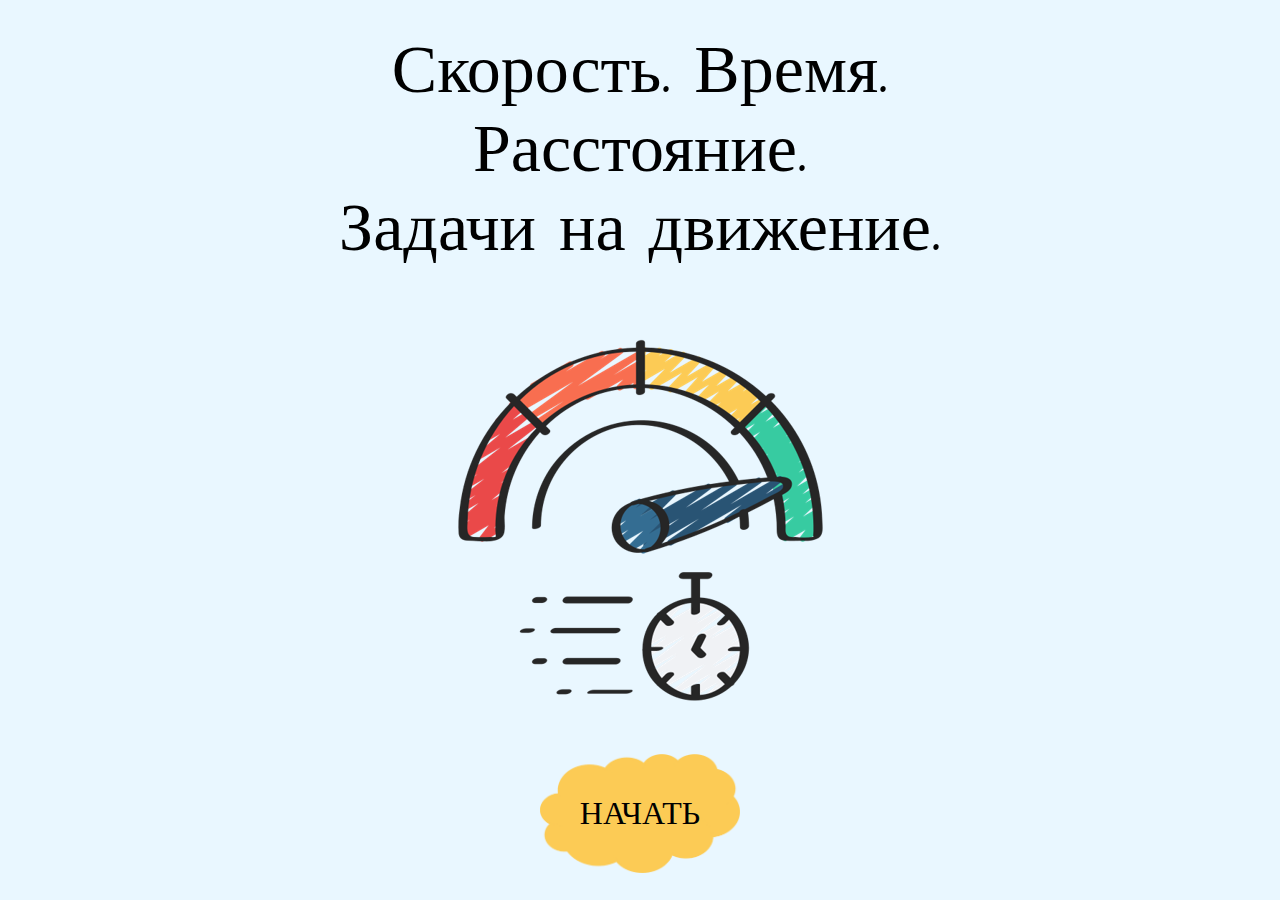
<file: index.html>
<!DOCTYPE html>
<html lang="ru">
  <head>
    <title>Задачи на движение</title>
    <link rel="stylesheet" href="css/main.css">

    <link rel="preconnect" href="https://fonts.googleapis.com">
    <link rel="preconnect" href="https://fonts.gstatic.com" crossorigin>
    <link href="https://fonts.googleapis.com/css2?family=Comic+Neue:ital,wght@0,300;0,400;0,700;1,300;1,400;1,700&display=swap" rel="stylesheet">
  </head>
  <body>
    <main>
      <div class="task_name">
        <p>Скорость. Время.</p>
        <p>Расстояние.</p>
        <p>Задачи на движение.</p>
      </div>
      <div class="main_img">
        <img src="img/main.png" alt="">
      </div>
      <a href="task1.1.html" class="navigate_button">
        <p>НАЧАТЬ</p>
      </a>
    </main>
  </body>
</html>
</file>
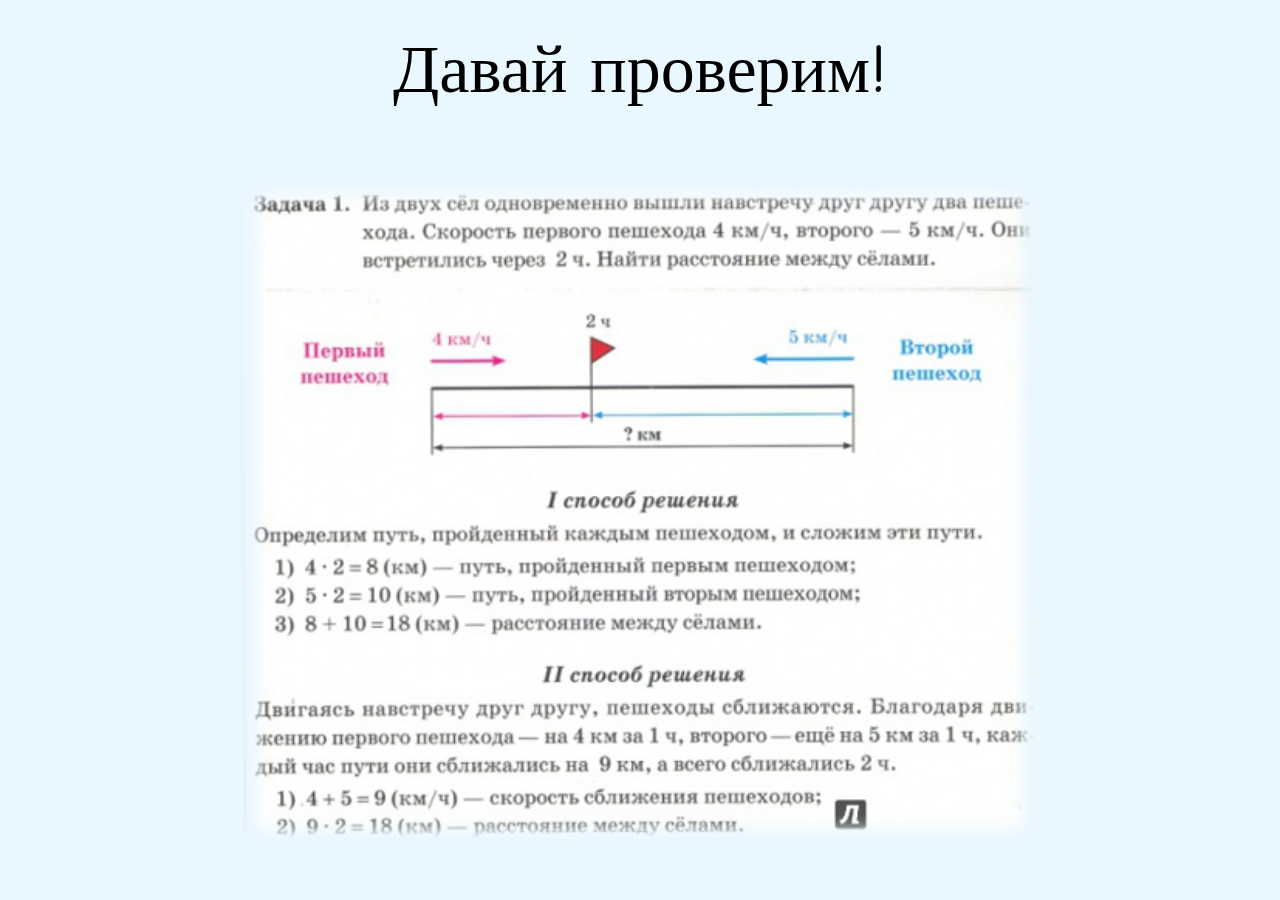
<file: annotation.html>
<!DOCTYPE html>
<html lang="ru">

<head>
    <title>Задачи на движение</title>
    <link rel="stylesheet" href="css/main.css">
    <link rel="stylesheet" href="css/final_task.css">

    <link rel="preconnect" href="https://fonts.googleapis.com">
    <link rel="preconnect" href="https://fonts.gstatic.com" crossorigin>
    <link
        href="https://fonts.googleapis.com/css2?family=Comic+Neue:ital,wght@0,300;0,400;0,700;1,300;1,400;1,700&display=swap"
        rel="stylesheet">
</head>

<body>
    <main>
        <div class="task_name">
            <p>Давай проверим!</p>
        </div>

        <div class="main_img">
            <img src="img/final_task/annotation.png" alt="" width="800">
        </div>
    </main>
</body>

<script src="js/final_task.js"></script>

</html>
</file>
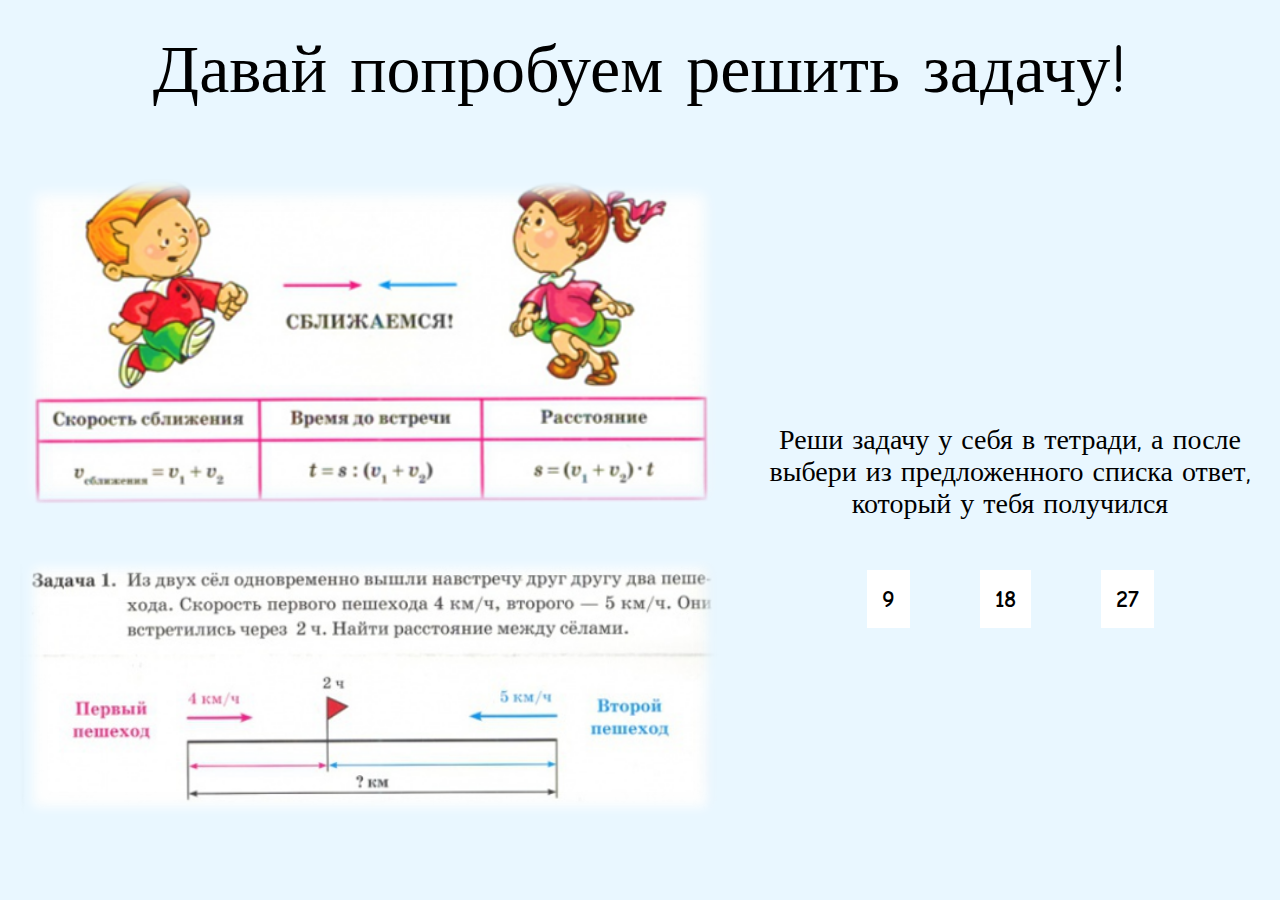
<file: final_task.html>
<!DOCTYPE html>
<html lang="ru">

<head>
    <title>Задачи на движение</title>
    <link rel="stylesheet" href="css/main.css">
    <link rel="stylesheet" href="css/final_task.css">

    <link rel="preconnect" href="https://fonts.googleapis.com">
    <link rel="preconnect" href="https://fonts.gstatic.com" crossorigin>
    <link
        href="https://fonts.googleapis.com/css2?family=Comic+Neue:ital,wght@0,300;0,400;0,700;1,300;1,400;1,700&display=swap"
        rel="stylesheet">
</head>

<body>
    <main>
        <div class="task_name">
            <p>Давай попробуем решить задачу!</p>
        </div>

        <div class="task_container">
            <div class="formuls">
                <img src="img/final_task/formuls.png" alt="">
            </div>

            <div class="task">
                <img src="img/final_task/task.png" alt="">
            </div>

            <div class="answers_container">
                <p class="task">Реши задачу у себя в тетради, а после выбери из предложенного списка ответ, который у тебя получился</p>
                <div class="answers">
                    <p class="answer">9</p>
                    <p class="answer ans">18</p>
                    <p class="answer">27</p>
                </div>
            </div>
        </div>
    </main>
</body>

<script src="js/final_task.js"></script>

</html>
</file>
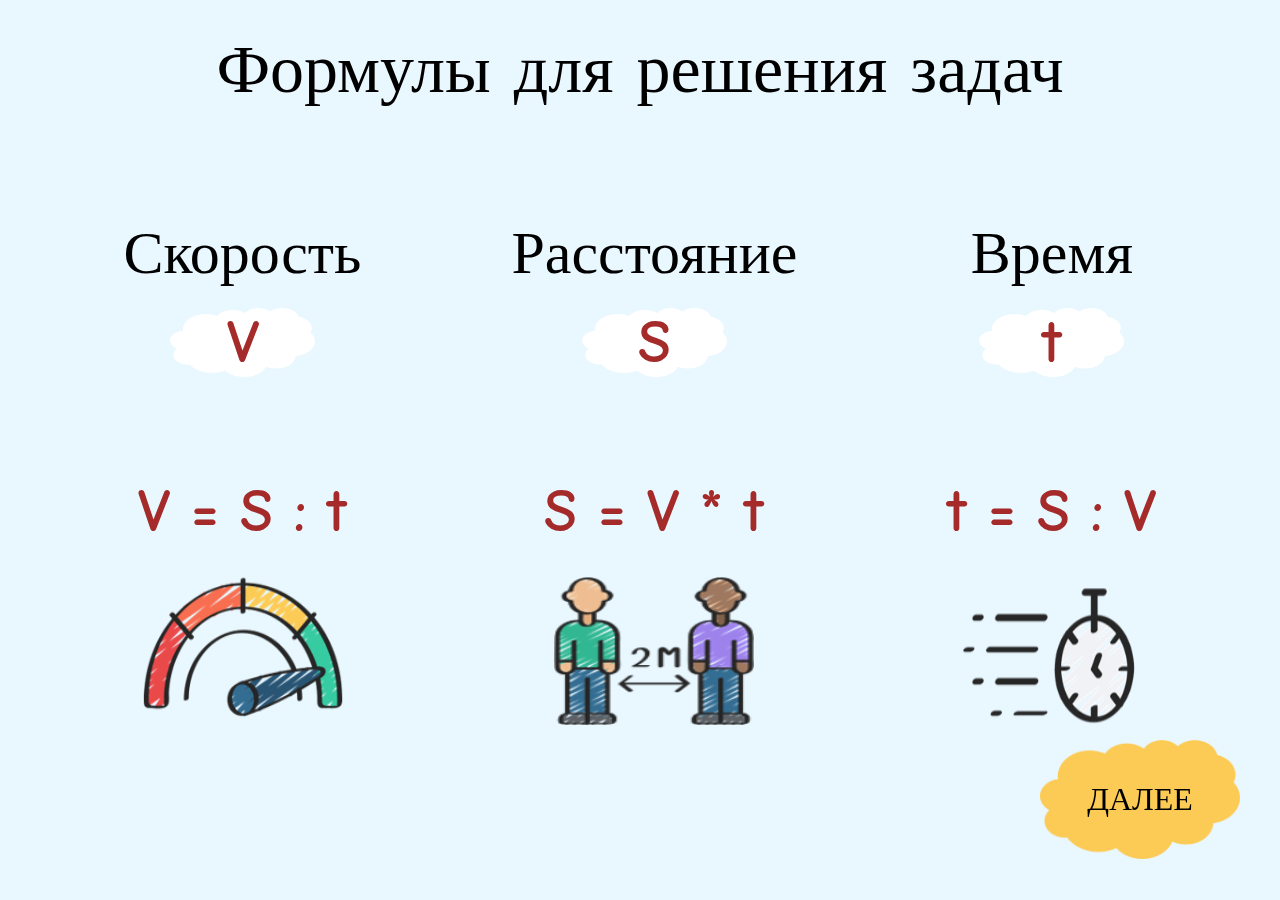
<file: formuls.html>
<!DOCTYPE html>
<html lang="ru">

<head>
    <title>Задачи на движение</title>
    <link rel="stylesheet" href="css/main.css">
    <link rel="stylesheet" href="css/formuls.css">

    <link rel="preconnect" href="https://fonts.googleapis.com">
    <link rel="preconnect" href="https://fonts.gstatic.com" crossorigin>
    <link
        href="https://fonts.googleapis.com/css2?family=Comic+Neue:ital,wght@0,300;0,400;0,700;1,300;1,400;1,700&display=swap"
        rel="stylesheet">
</head>

<body>
    <main>
        <div class="task_name">
            <p>Формулы для решения задач</p>
        </div>

        <div class="formuls">
            <div class="formula_container">
                <p class="sign_name">Скорость</p>
                <div class="sign">
                    <p>V</p>
                </div>
                <div class="formula">V = S : t</div>
                <img src="img/formuls/speed.png" alt="">
            </div>

            <div class="formula_container">
                <p class="sign_name">Расстояние</p>
                <div class="sign">S</div>
                <div class="formula">S = V * t</div>
                <img src="img/formuls/dist.png" alt="">
            </div>

            <div class="formula_container">
                <p class="sign_name">Время</p>
                <div class="sign">t</div>
                <div class="formula">t = S : V</div>
                <img src="img/formuls/time.png" alt="">
            </div>
        </div>

        <a href="triangle.html" class="navigate_button button_right">
            <p>ДАЛЕЕ</p>
        </a>
    </main>
</body>

</html>
</file>
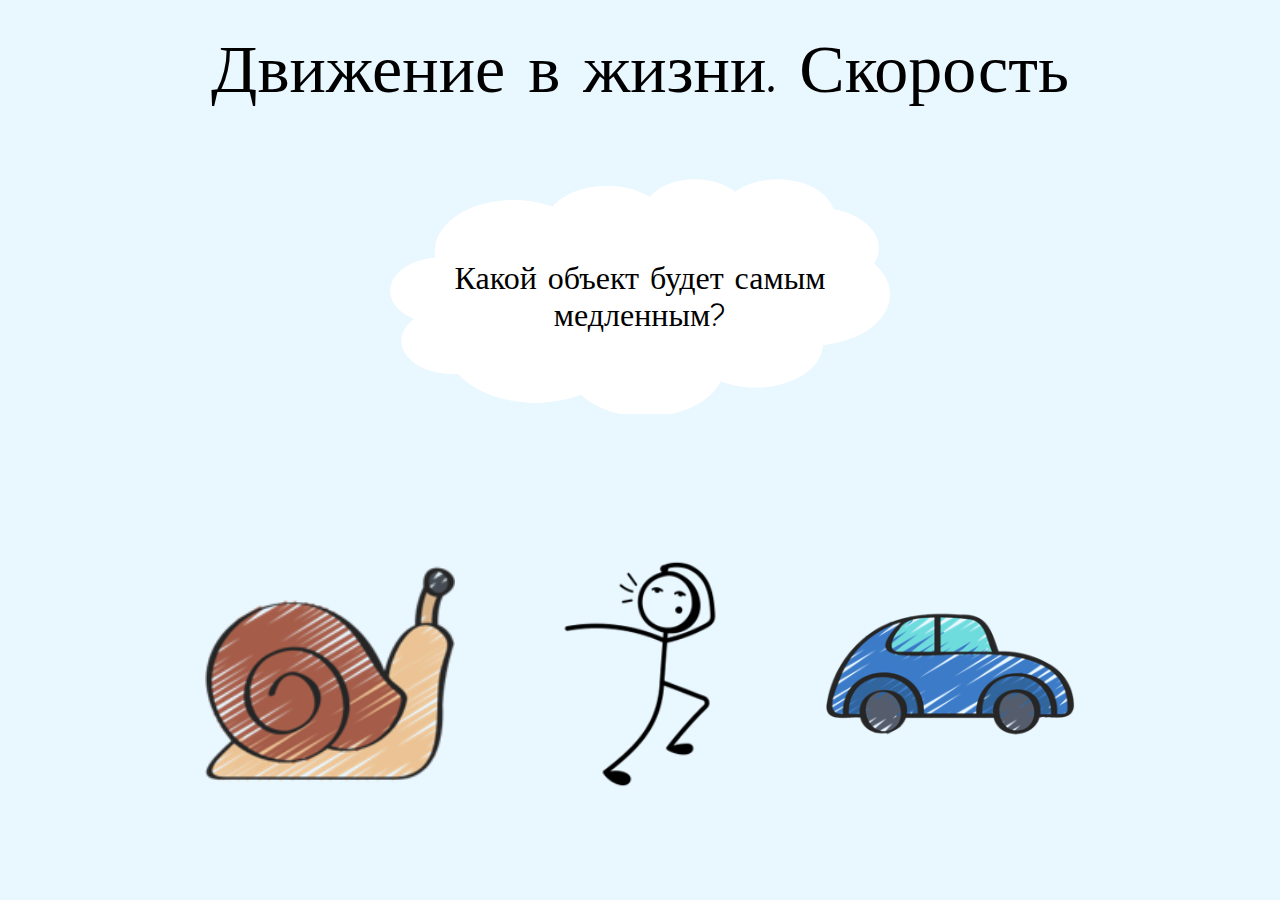
<file: task1.1.html>
<!DOCTYPE html>
<html lang="ru">

<head>
  <title>Задачи на движение</title>
  <link rel="stylesheet" href="css/main.css">
  <link rel="stylesheet" href="css/task1.css">

  <link rel="preconnect" href="https://fonts.googleapis.com">
  <link rel="preconnect" href="https://fonts.gstatic.com" crossorigin>
  <link
    href="https://fonts.googleapis.com/css2?family=Comic+Neue:ital,wght@0,300;0,400;0,700;1,300;1,400;1,700&display=swap"
    rel="stylesheet">
</head>

<body>
  <main>
    <div class="task_name">
      <p>Движение в жизни. Скорость</p>
    </div>
    
    <div class="quiz-container">
      <div class="images">
        <img src="img/task1/snail.png" class="option" data-option="0">
        <img src="img/task1/man.png" class="option" data-option="1">
        <img src="img/task1/car.png" class="option" data-option="2">
      </div>

      <div class="question-container" data-correct="1">
        <div class="question">
          <p>Какой объект будет самым медленным?</p>
        </div>
      </div>

      <div class="question-container hidden" data-correct="2">
        <div class="question">
          <p>Какой объект будет двигаться быстрее всего?</p>
        </div>
      </div>
    </div>
  </main>
  <script src="js/task1.js"></script>
</body>

</html>
</file>
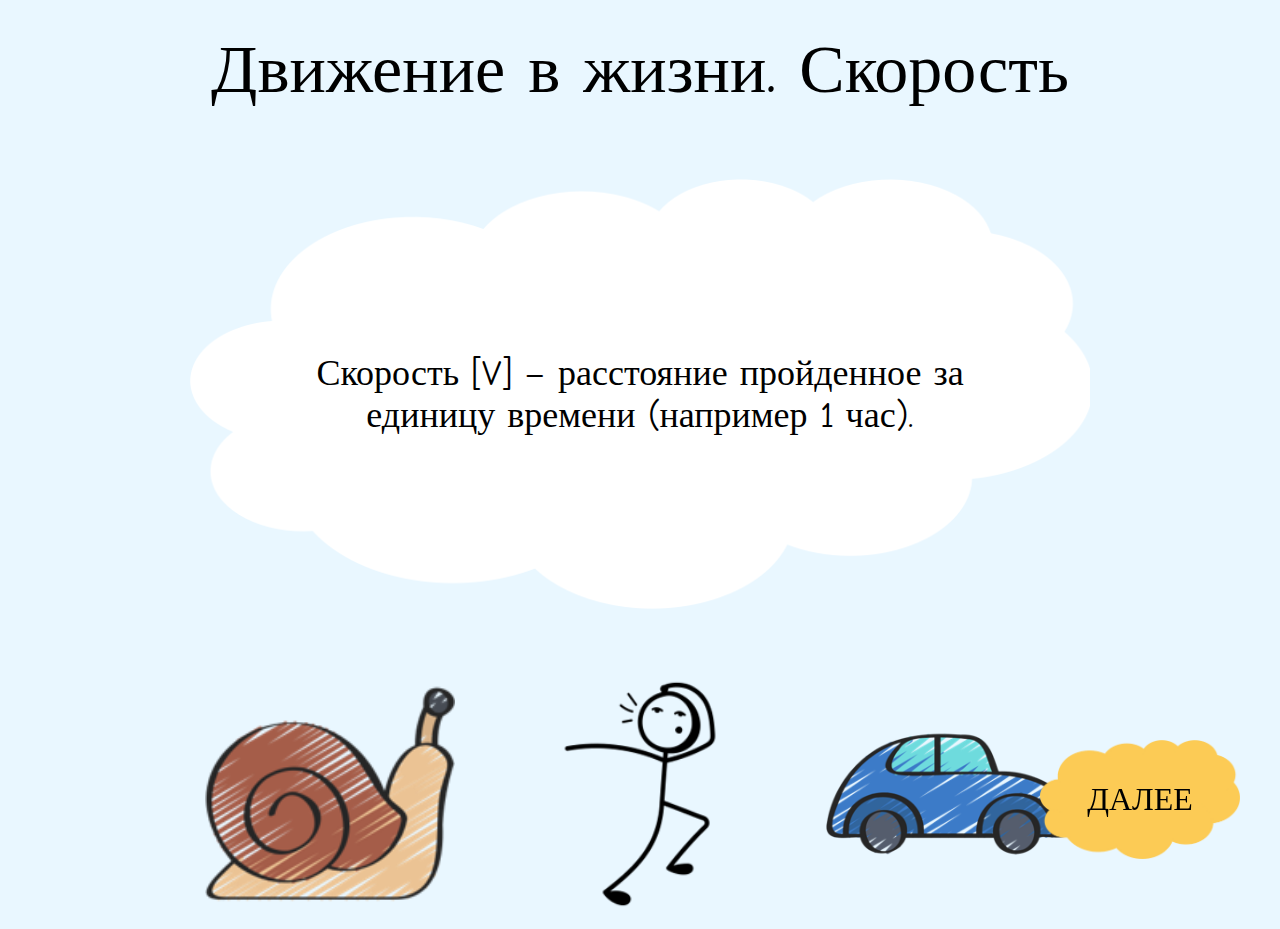
<file: task1.2.html>
<!DOCTYPE html>
<html lang="ru">

<head>
    <title>Задачи на движение</title>
    <link rel="stylesheet" href="css/main.css">
    <link rel="stylesheet" href="css/task1.css">

    <link rel="preconnect" href="https://fonts.googleapis.com">
    <link rel="preconnect" href="https://fonts.gstatic.com" crossorigin>
    <link
        href="https://fonts.googleapis.com/css2?family=Comic+Neue:ital,wght@0,300;0,400;0,700;1,300;1,400;1,700&display=swap"
        rel="stylesheet">
</head>

<body>
    <main>
        <div class="task_name">
            <p>Движение в жизни. Скорость</p>
        </div>

        <div class="about_container">
            <p>Скорость [V] – расстояние пройденное за единицу времени (например 1 час).</p>
        </div>

        <div class="images">
            <img src="img/task1/snail.png">
            <img src="img/task1/man.png">
            <img src="img/task1/car.png">
        </div>

        <a href="task2.html" class="navigate_button button_right">
            <p>ДАЛЕЕ</p>
        </a>
    </main>
</body>

</html>
</file>
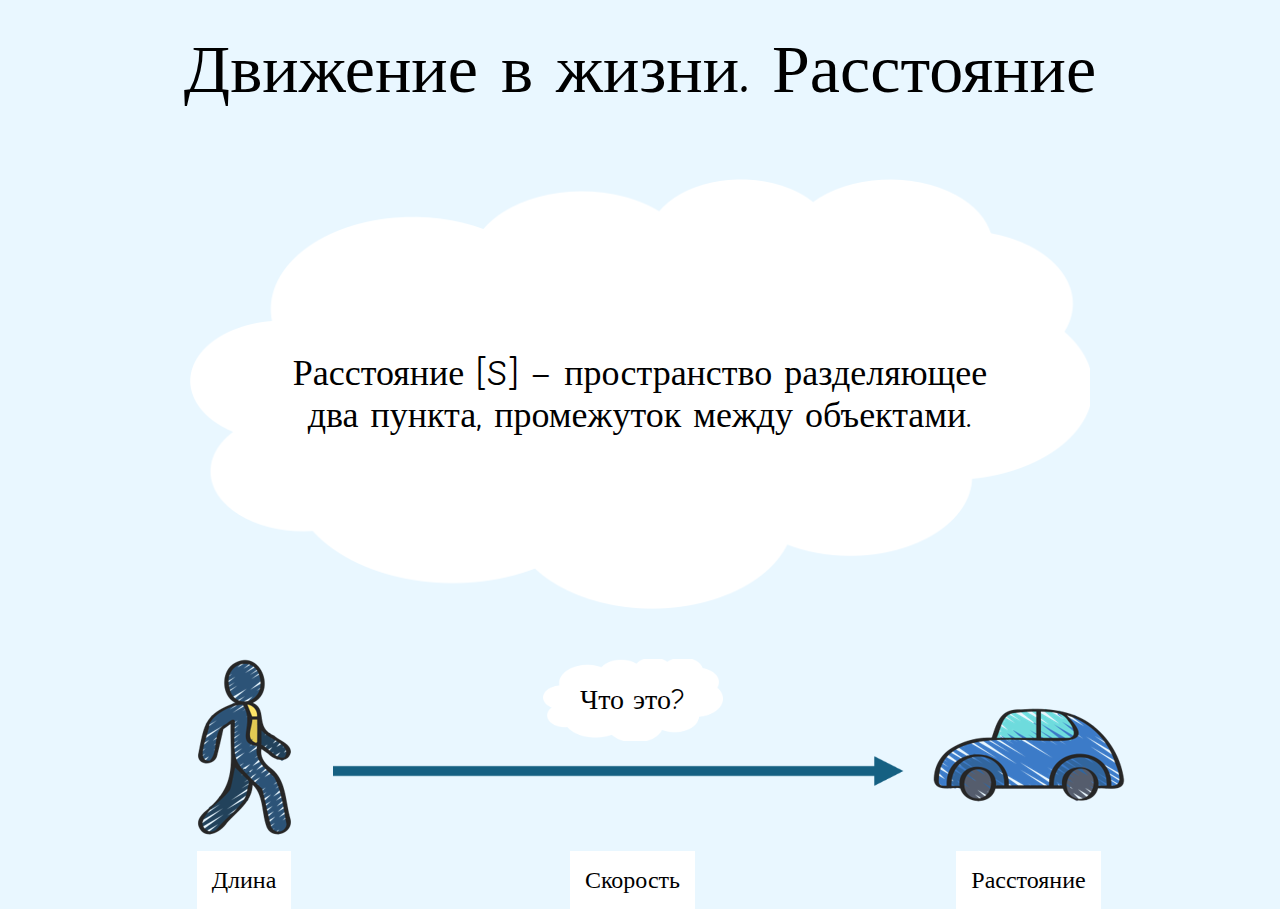
<file: task2.html>
<!DOCTYPE html>
<html lang="ru">

<head>
    <title>Задачи на движение</title>
    <link rel="stylesheet" href="css/main.css">
    <link rel="stylesheet" href="css/task2.css">

    <link rel="preconnect" href="https://fonts.googleapis.com">
    <link rel="preconnect" href="https://fonts.gstatic.com" crossorigin>
    <link
        href="https://fonts.googleapis.com/css2?family=Comic+Neue:ital,wght@0,300;0,400;0,700;1,300;1,400;1,700&display=swap"
        rel="stylesheet">
</head>

<body>
    <main>
        <div class="task_name">
            <p>Движение в жизни. Расстояние</p>
        </div>

        <div class="about_container">
            <p>Расстояние [S] – пространство разделяющее два пункта, промежуток между объектами.</p>
        </div>

        <div class="dist_container">
            <div class="task">
                <p>Что это?</p>
            </div>
            <img src="img/task2/man.png" alt="" class="man">
            <img src="img/task2/dist.png" alt="" class="dist">
            <img src="img/task2/car.png" alt="" class="car">
            <div class="answer ans1">Длина</div>
            <div class="answer ans2">Скорость</div>
            <div class="answer ans3">Расстояние</div>
        </div>
    </main>
</body>

<script src="js/task2.js"></script>

</html>
</file>
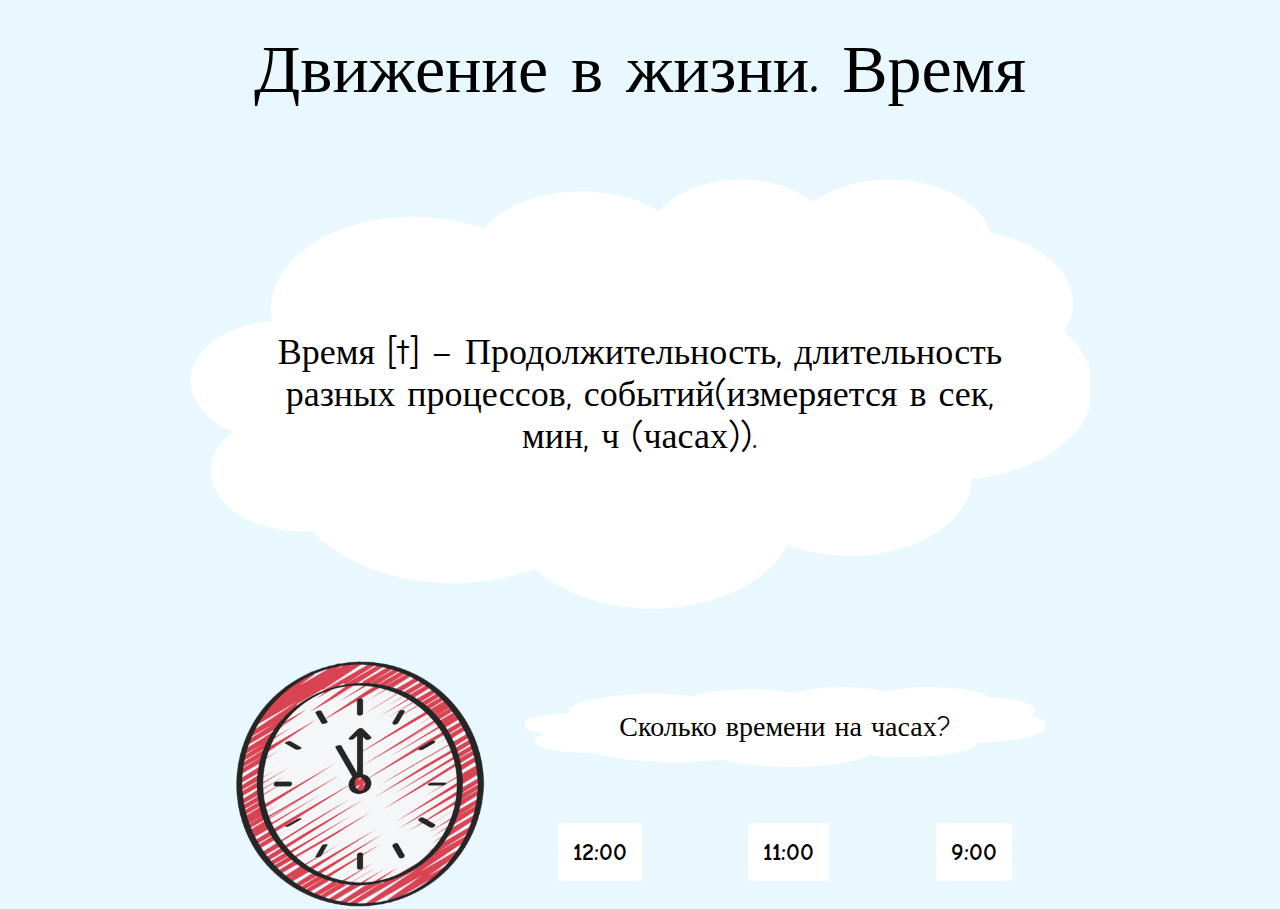
<file: task3.html>
<!DOCTYPE html>
<html lang="ru">

<head>
    <title>Задачи на движение</title>
    <link rel="stylesheet" href="css/main.css">
    <link rel="stylesheet" href="css/task3.css">

    <link rel="preconnect" href="https://fonts.googleapis.com">
    <link rel="preconnect" href="https://fonts.gstatic.com" crossorigin>
    <link
        href="https://fonts.googleapis.com/css2?family=Comic+Neue:ital,wght@0,300;0,400;0,700;1,300;1,400;1,700&display=swap"
        rel="stylesheet">
</head>

<body>
    <main>
        <div class="task_name">
            <p>Движение в жизни. Время</p>
        </div>

        <div class="about_container">
            <p>Время [t] – Продолжительность, длительность разных процессов, событий(измеряется в сек, мин, ч (часах)).</p>
        </div>

        <div class="time_container">
            <div class="task">
                <p>Сколько времени на часах?</p>
            </div>
            <img src="img/task3/time.png" alt="" class="time">
            <div class="answer ans3">11:00</div>
            <div class="answer ans1">12:00</div>
            <div class="answer ans2">9:00</div>
        </div>
    </main>
</body>

<script src="js/task3.js"></script>

</html>
</file>
<file: css/main.css>
* {
    margin: 0;
    font-family: "Comic Neue", cursive;
}

body {
    background-color: #E9F7FF;
}

.task_name {
    text-align: center;
    font-size: 68px;

    margin: 30px 0 70px 0;
}

.main_img {
    display: flex;
    justify-content: center;

    margin-bottom: 50px;
}

.navigate_button {
    display: flex;
    flex-direction: column;
    justify-content: center;

    margin: 0 auto;

    text-align: center;
    color: black;
    text-decoration: none;

    width: 200px;
    height: 120px;

    background-image: url(../img/back_1.png);
    background-size: contain;
    background-repeat: no-repeat;
}

.navigate_button p {
    font-size: 32px;
    line-height: 32px;
}

.navigate_button:hover {
    transition: 0.2s;
    background-image: url(../img/back_1_hover.png);
    color: rgb(66, 66, 66);
}

.about_container {
    display: flex;
    flex-direction: column;
    align-items: center;
    justify-content: center;

    margin: 0 auto;
    margin-bottom: 50px;

    width: 900px;
    min-height: 430px;

    background-image: url(../img/back_2.png);
    background-size: cover;
    background-repeat: no-repeat;
}

.about_container p {
    text-align: center;
    max-width: 750px;
    font-size: 36px;
}

.button_right {
    position: fixed;

    bottom: 40px;
    right: 40px;
}

.correct {
    border: 5px solid green !important;
}

.incorrect {
    border: 5px solid red !important;
}
</file>
<file: css/final_task.css>
.task_container {
    display: grid;
    grid-template-areas:
        "formuls answers"
        "task answers"
    ;

    justify-content: center;
    justify-items: center;
    align-items: center;

    row-gap: 40px;
    column-gap: 40px;
}

.formuls {
    grid-area: formuls;
}

.formuls img {
    width: 700px;
}

.task {
    grid-area: task;
}

.task img {
    width: 700px;
}

.answers_container {
    grid-area: answers;

    width: 500px;

    text-align: center;

    font-size: 28px;
}

.task {
    margin-bottom: 50px;
}

.answers {
    display: flex;
    justify-content: center;

    gap: 70px;
}

.answer {
    padding: 10px;

    font-size: 24px;
    font-weight: 600;

    background-color: white;
    border: 5px solid rgba(255, 255, 255, 0);

    cursor: pointer;

    transition: transform 1s ease;
    transition: border 0.7s;
}

.answer:hover {
    transform: scale(1.2);
}
</file>
<file: css/formuls.css>
.formuls {
    display: flex;
    align-items: center;
    justify-content: center;

    padding-top: 40px;

    gap: 150px;

    font-size: 60px;
}

.formula_container {
    text-align: center;
}

.sign_name {
    margin-bottom: 20px;
}

.sign {
    margin-bottom: 100px;
    color: brown;

    font-weight: 700;

    background-image: url(../img/back_2.png);
    background-size: contain;
    background-repeat: no-repeat;
    background-position: center;
}

.formula {
    margin-bottom: 30px;
    color: brown;

    font-weight: 700;
}

.formula_container img {
    width: 200px;
    height: 150px;
}
</file>
<file: css/task1.css>
.quiz-container {
    display: grid;
    grid-template-areas:
        "content content content"
        "images images images"
    ;

    text-align: center;
    justify-items: center;

    row-gap: 100px;
}

.quiz-container .images {
    grid-area: images;
    overflow: hidden;

    padding: 25px;
}

.quiz-container .images img {
    cursor: pointer;
}

.images {
    display: flex;
    justify-content: center;
}

.images img {
    width: 250px;
    height: 250px;

    padding: 5px;
    margin: 0 20px;

    border: 5px solid rgba(255, 255, 255, 0);

    transition: transform 1s ease;
    transition: border 0.7s;
}

.quiz-container .images img:hover {
    transform: scale(1.2);
}

.question-container {
    grid-area: content;
}

.question {
    display: grid;
    align-items: center;
    justify-content: center;

    width: 500px;
    height: 235px;

    background-image: url(../img/back_2.png);
    background-size: cover;
    background-repeat: no-repeat;
}

.question p {
    font-size: 32px;
    font-weight: 500;

    max-width: 420px;
}

.hidden {
    display: none;
}

@keyframes fadeOut {
    from {
        opacity: 1;
    }
    to {
        opacity: 0;
    }
}

@keyframes fadeIn {
    from {
        opacity: 0;
    }
    to {
        opacity: 1;
    }
}

.fade-out {
    animation: fadeOut 1s forwards;
}

.fade-in {
    animation: fadeIn 1s forwards;
}
</file>
<file: css/task2.css>
.dist_container {
    display: grid;
    grid-template-areas:
        "man task car"
        "man dist car"
        "ans1 ans2 ans3"
    ;

    justify-content: center;
    justify-items: center;
}

.task {
    grid-area: task;
    
    display: flex;
    align-items: center;
    justify-content: center;

    width: 180px;

    background-image: url(../img/back_2.png);
    background-image: url(../img/back_2.png);
    background-size: cover;
    background-repeat: no-repeat;
    background-position: center;
}

.task p {
    font-size: 28px;
}

.man {
    grid-area: man;
}

.dist {
    grid-area: dist;

    width: 600px;
}

.answer {
    padding: 10px;

    font-size: 24px;

    background-color: white;
    border: 5px solid rgba(255, 255, 255, 0);

    cursor: pointer;

    transition: transform 1s ease;
    transition: border 0.7s;
}

.answer:hover {
    transform: scale(1.2);
}

.car {
    grid-area: car;
}

.ans1 {
    grid-area: ans1;
}

.ans2 {
    grid-area: ans2;
}

.ans3 {
    grid-area: ans3;
}
</file>
<file: css/task3.css>
.time_container {
    display: grid;
    grid-template-areas:
        "time task task task"
        "time ans1 ans3 ans2"
    ;

    justify-content: center;
    justify-items: center;
    align-items: center;

    column-gap: 40px;
}

.task {
    grid-area: task;
    
    display: flex;
    align-items: center;
    justify-content: center;

    width: 520px;
    height: 80px;

    background-image: url(../img/task3/task_back.png);
    background-size: cover;
    background-repeat: no-repeat;
    background-position: center;
}

.task p {
    font-size: 28px;
}

.time {
    grid-area: time;

    width: 250px;
    height: 250px;
}

.task {
    grid-area: task;
}

.answer {
    padding: 10px;

    font-size: 24px;
    font-weight: 600;

    background-color: white;
    border: 5px solid rgba(255, 255, 255, 0);

    cursor: pointer;

    transition: transform 1s ease;
    transition: border 0.7s;
}

.answer:hover {
    transform: scale(1.2);
}

.ans1 {
    grid-area: ans1;
}

.ans2 {
    grid-area: ans2;
}

.ans3 {
    grid-area: ans3;
}
</file>
